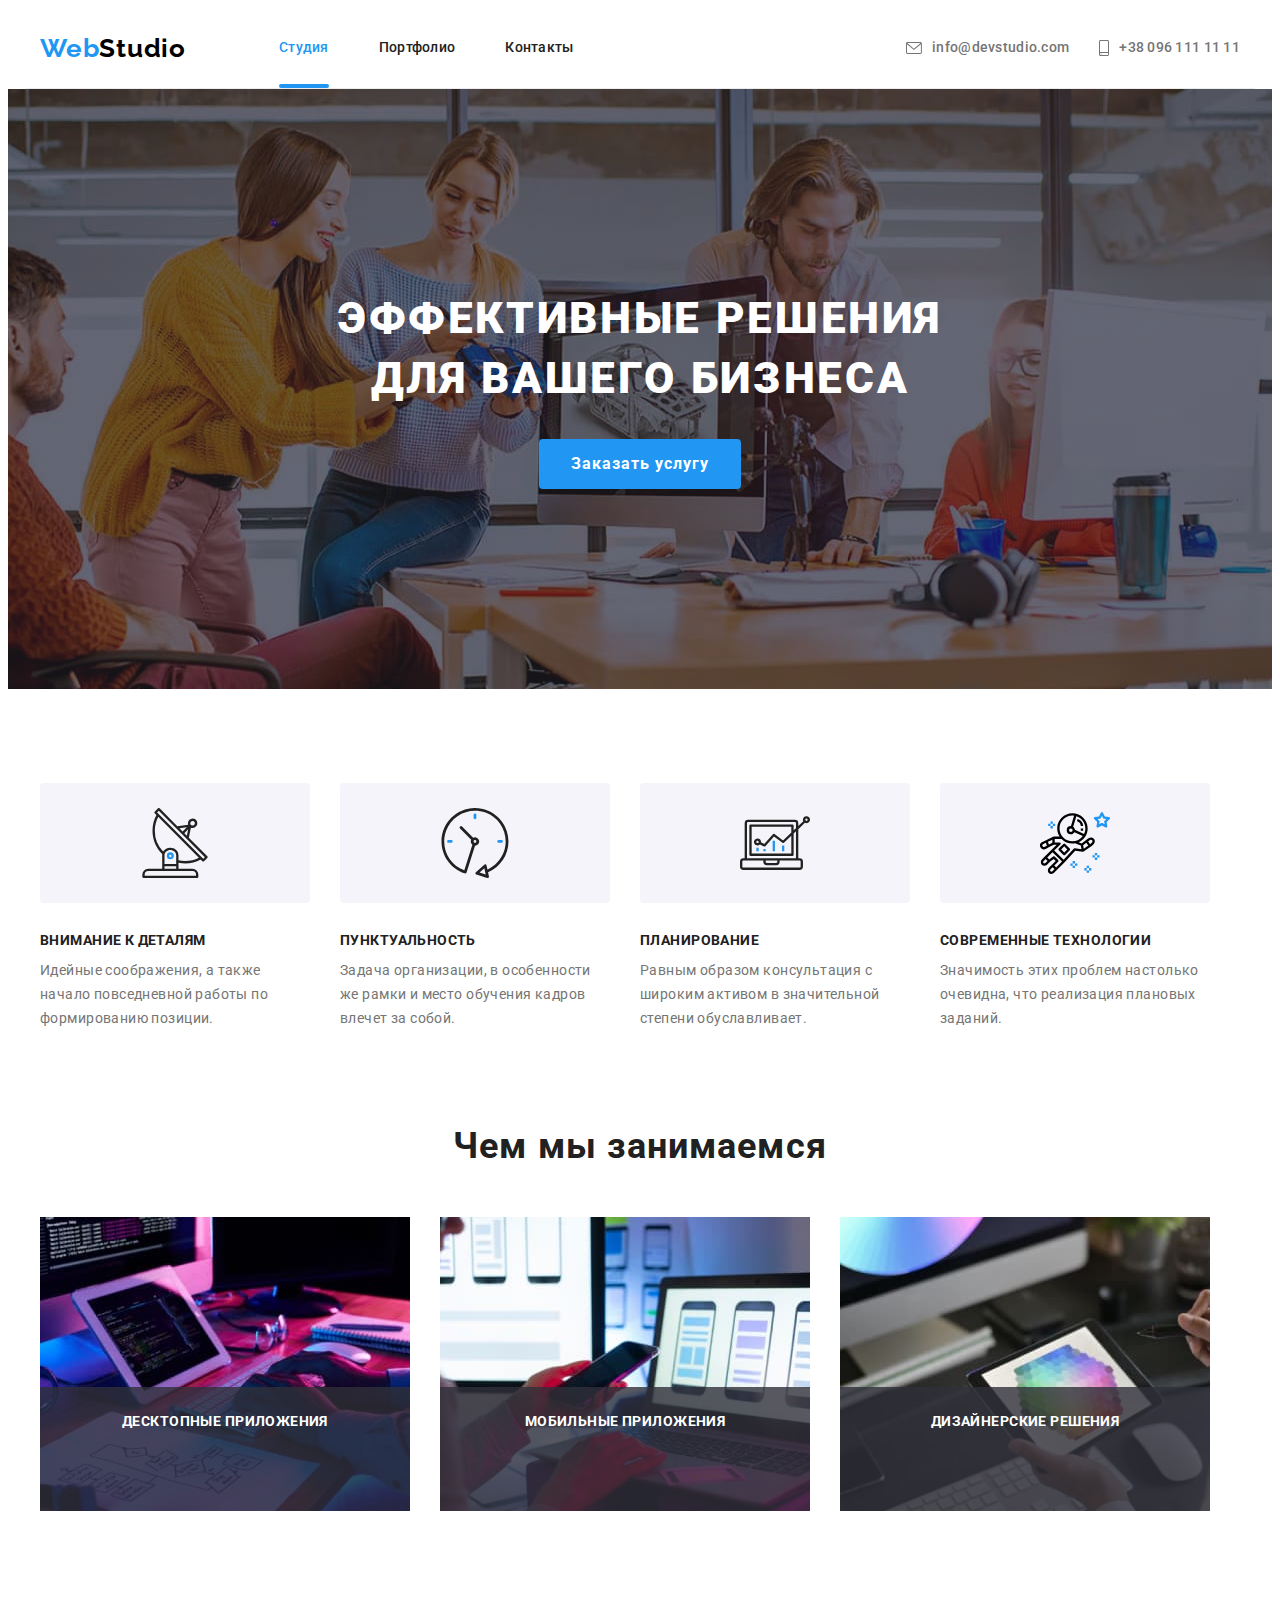
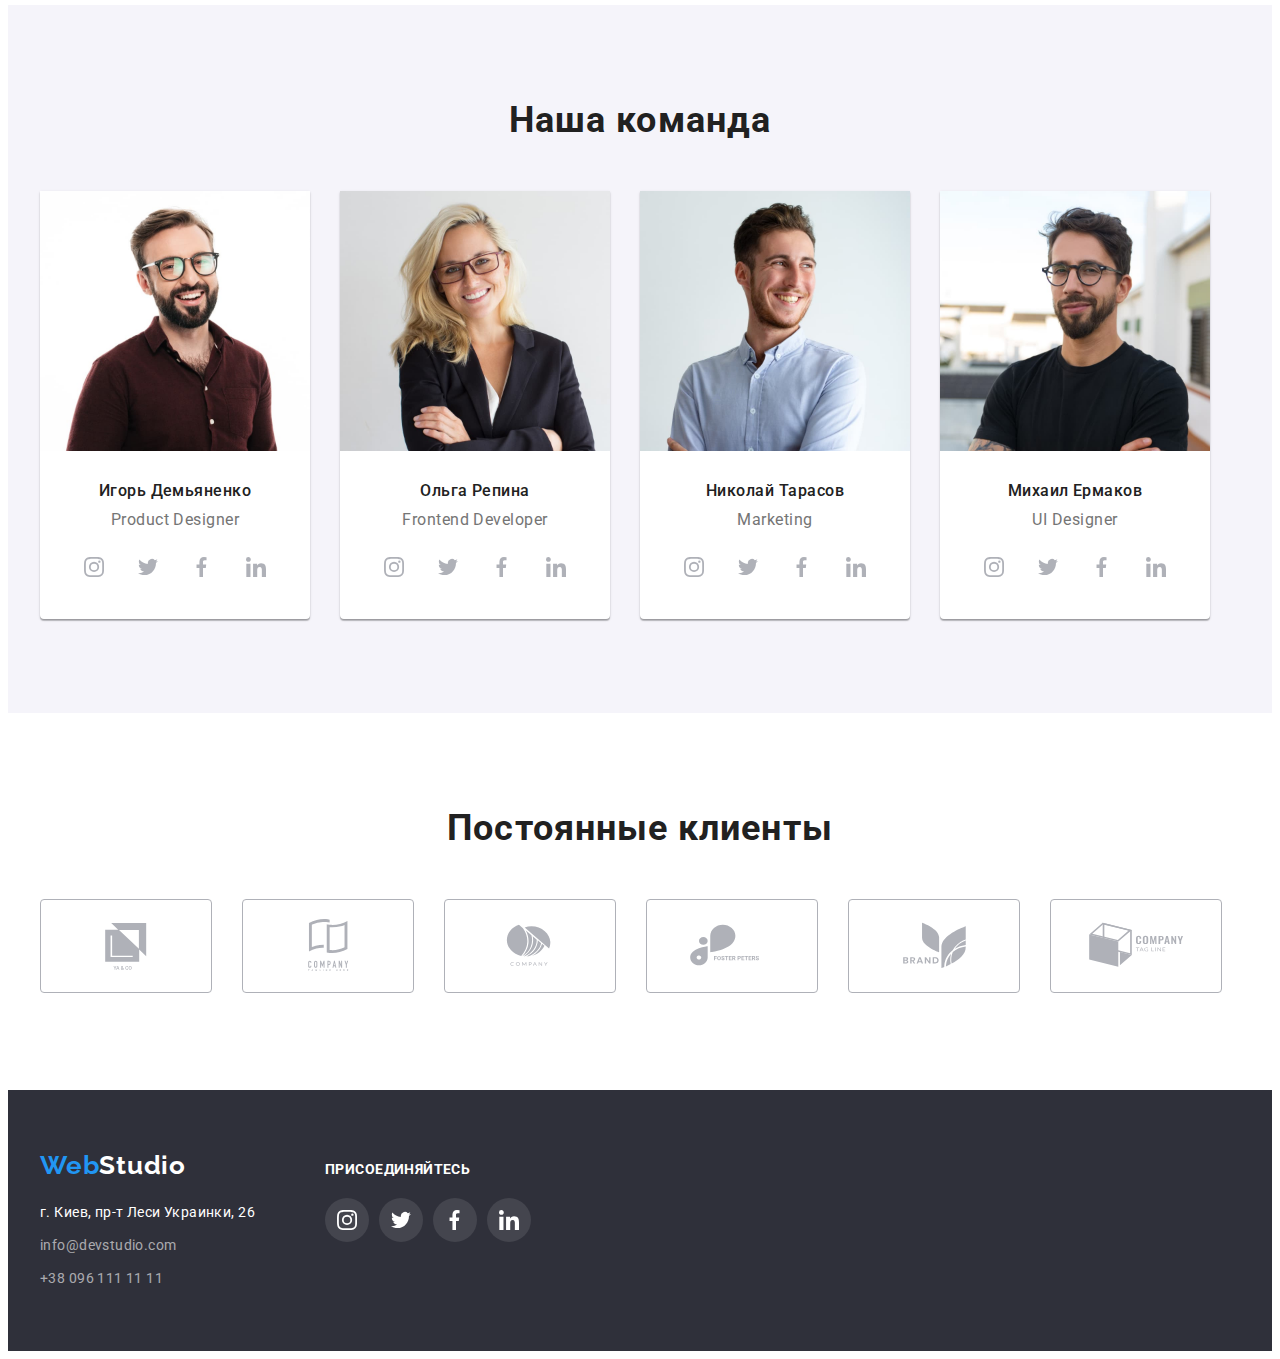
<file: index.html>
<!DOCTYPE html>
<html lang="ru">
<head>
    <meta charset="UTF-8">
    <meta http-equiv="X-UA-Compatible" content="IE=edge">
    <meta name="viewport" content="width=device-width, initial-scale=1.0">
    <title>WebStudio</title>
    <link rel="preconnect" href="https://fonts.googleapis.com">
    <link rel="preconnect" href="https://fonts.gstatic.com" crossorigin>
    <link href="https://fonts.googleapis.com/css2?family=Montserrat&family=Raleway:wght@700&family=Roboto:wght@400;500;700;900&display=swap" rel="stylesheet">
    <link rel="stylesheet" 
    href="https://cdnjs.cloudflare.com/ajax/libs/modern-normalize/1.1.0/modern-normalize.min.css" integrity="sha512-wpPYUAdjBVSE4KJnH1VR1HeZfpl1ub8YT/NKx4PuQ5NmX2tKuGu6U/JRp5y+Y8XG2tV+wKQpNHVUX03MfMFn9Q==" 
    crossorigin="anonymous" 
    referrerpolicy="no-referrer" />
    <link rel="stylesheet" href="./css/styles.css">
</head>
<body>
    <header class="header">
        <div class="conteiner">
            <nav class="header-nav">
                <a href="./index.html" class="logo-up link">Web<span class="logo-up-">Studio</span> </a>
                <ul class="header-list list">
                    <li class="header-item"><a href="./index.html" class="header-link down-hover current link">Студия</a></li>
                    <li class="header-item"><a href="./portfolio.html" class="header-link link">Портфолио</a></li>
                    <li class="header-item"><a href="" class="header-link link">Контакты</a></li>
                </ul>
            </nav>
            <ul class="header-contact list">
                <li class="header-item-mail">  
                    <a href="mailto:info@devstudio.com" class="header-mail link">
                        <svg class="icon-mail">
                            <use href="./images/iconsall1.svg#icon-mail"></use>
                        </svg>info@devstudio.com
                    </a>
                </li>
                <li class="header-item-tel">
                    <a href="tel:+380961111111" class="header-tel link">
                        <svg class="icon-smartphone">
                            <use href="./images/iconsall1.svg#icon-smartphone"></use>
                        </svg>+38 096 111 11 11
                    </a>
                </li>
            </ul>
        </div> 
    </header>
    <main>
        <section class="section hero">
            <div class="conteiner">
                <h1 class="hero-text">Эффективные решения для вашего бизнеса</h1>
                <button class="hero-btn" data-modal-open type="button">Заказать услугу</button>
            </div>
        </section>
        <section class="section benefits">
            <div class="conteiner">
                <h2 class="benefits-title-novisual">Преимущества</h2>
                <ul class="benefits-list list">
                    <li class="benefits-item">
                        <div class="group-size">
                            <svg class="group">
                                <use href="./images/iconsall1.svg#icon-group-1"></use>
                            </svg>
                        </div>
                        <h3 class="benefis-title-">Внимание к деталям</h3>
                        <p class="benefits-text">Идейные соображения, а также начало повседневной работы по формированию позиции.</p>
                    </li>
                    <li class="benefits-item">
                        <div class="group-size">
                            <svg class="group">
                                <use href="./images/iconsall1.svg#icon-group-2"></use>
                            </svg>
                        </div>
                        <h3 class="benefis-title-">Пунктуальность</h3>
                        <p class="benefits-text">Задача организации, в особенности же рамки и место обучения кадров влечет за собой.</p> 
                    </li>
                    <li class="benefits-item">
                        <div class="group-size">
                            <svg class="group">
                                <use href="./images/iconsall1.svg#icon-group-3"></use>
                            </svg>
                        </div>
                        <h3 class="benefis-title-">Планирование</h3>
                        <p class="benefits-text">Равным образом консультация с широким активом в значительной степени обуславливает.</p>
                    </li>
                    <li class="benefits-item">
                        <div class="group-size">
                            <svg class="group">
                                <use href="./images/iconsall1.svg#icon-group-4"></use>
                            </svg>
                        </div>
                        <h3 class="benefis-title-">Современные технологии</h3>
                        <p class="benefits-text">Значимость этих проблем настолько очевидна, что реализация плановых заданий.</p>
                    </li>
                </ul>
            </div>
        </section>
        <section class="section about">
            <div class="conteiner">
                <h2 class="about-title">Чем мы занимаемся</h2>
                <ul class="about-list list">
                    <li class="about-item">
                            <div class="about-card">    
                                <img class="about-img" src="./images/img1.jpg" alt="работает за компьютером" width="370">
                                <p class="about-text">Десктопные приложения</p>
                            </div>
                    </li>
                    <li class="about-item">
                            <div class="about-card">
                                <img class="about-img" src="./images/img2.jpg" alt="работает за ноутбуком" width="370">    
                                <p class="about-text">Мобильные приложения</p>
                            </div>
                    </li>
                    <li class="about-item">
                            <div class="about-card">    
                                <img class="about-img" src="./images/img3.jpg" alt="работает на планшете" width="370">
                                <p class="about-text">Дизайнерские решения</p>
                            </div>
                    </li>
                </ul>
            </div>
        </section>
        <section class="section team">
            <div class="conteiner">
                <h2 class="team-title">Наша команда</h2>
                <ul class="team-list list">
                    <li class="team-item">
                        <img class="team-img" src="./images/foto1.jpg" alt="Фото члена команды Игорь Демьяненко" width="270">
                        <div class="team-people">
                            <h3 class="team-name">Игорь Демьяненко</h3>
                            <p class="team-position">Product Designer</p>
                            <div>
                                <ul class="team-soc-list list">
                                    <li class="team-soc-item">
                                        <a href="" class="team-soc-link">
                                            <svg class="team-soc-icon">
                                                <use href="./images/iconsall1.svg#icon-instagram-2"></use>
                                            </svg>
                                        </a>
                                    </li>
                                    <li class="team-soc-item">
                                        <a href="" class="team-soc-link">
                                            <svg class="team-soc-icon">
                                                <use href="./images/iconsall1.svg#icon-twitter-1"></use>
                                            </svg>
                                        </a>
                                    </li>
                                    <li class="team-soc-item">
                                        <a href="" class="team-soc-link">
                                            <svg class="team-soc-icon">
                                                <use href="./images/iconsall1.svg#icon-fecebook"></use>
                                            </svg>
                                        </a>
                                    </li>
                                    <li class="team-soc-item">
                                        <a href="" class="team-soc-link">
                                            <svg class="team-soc-icon">
                                                <use href="./images/iconsall1.svg#icon-linkedin-1"></use>
                                            </svg>
                                        </a>
                                    </li>
                                </ul>
                            </div>
                        </div>
                    </li>
                    <li class="team-item">
                        <img class="team-img" src="./images/foto2.jpg" alt="Фото члена команды Ольга Репина" width="270">
                        <div class="team-people">
                            <h3 class="team-name">Ольга Репина</h3>
                            <p class="team-position">Frontend Developer</p>
                            <div>
                                <ul class="team-soc-list list">
                                    <li class="team-soc-item">
                                        <a href="" class="team-soc-link">
                                            <svg class="team-soc-icon">
                                                <use href="./images/iconsall1.svg#icon-instagram-2"></use>
                                            </svg>
                                        </a>
                                    </li>
                                    <li class="team-soc-item">
                                        <a href="" class="team-soc-link">
                                            <svg class="team-soc-icon">
                                                <use href="./images/iconsall1.svg#icon-twitter-1"></use>
                                            </svg>
                                        </a>
                                    </li>
                                    <li class="team-soc-item">
                                        <a href="" class="team-soc-link">
                                            <svg class="team-soc-icon">
                                                <use href="./images/iconsall1.svg#icon-fecebook"></use>
                                            </svg>
                                        </a>
                                    </li>
                                    <li class="team-soc-item">
                                        <a href="" class="team-soc-link">
                                            <svg class="team-soc-icon">
                                                <use href="./images/iconsall1.svg#icon-linkedin-1"></use>
                                            </svg>
                                        </a>
                                    </li>
                                </ul>
                            </div>
                        </div> 
                    </li>
                    <li class="team-item">
                        <img class="team-img" src="./images/foto3.jpg" alt="Фото члена команды Николай Тарасов" width="270">
                        <div class="team-people">
                            <h3 class="team-name">Николай Тарасов</h3>
                            <p class="team-position">Marketing</p>
                            <div>
                                <ul class="team-soc-list list">
                                    <li class="team-soc-item">
                                        <a href="" class="team-soc-link">
                                            <svg class="team-soc-icon">
                                                <use href="./images/iconsall1.svg#icon-instagram-2"></use>
                                            </svg>
                                        </a>
                                    </li>
                                    <li class="team-soc-item">
                                        <a href="" class="team-soc-link">
                                            <svg class="team-soc-icon">
                                                <use href="./images/iconsall1.svg#icon-twitter-1"></use>
                                            </svg>
                                        </a>
                                    </li>
                                    <li class="team-soc-item">
                                        <a href="" class="team-soc-link">
                                            <svg class="team-soc-icon">
                                                <use href="./images/iconsall1.svg#icon-fecebook"></use>
                                            </svg>
                                        </a>
                                    </li>
                                    <li class="team-soc-item">
                                        <a href="" class="team-soc-link">
                                            <svg class="team-soc-icon">
                                                <use href="./images/iconsall1.svg#icon-linkedin-1"></use>
                                            </svg>
                                        </a>
                                    </li>
                                </ul>
                            </div>
                        </div>
                    </li>
                    <li class="team-item">
                        <img class="team-img" src="./images/foto4.jpg" alt="Фото члена команды Михаил Ермаков" width="270">
                        <div class="team-people">
                            <h3 class="team-name">Михаил Ермаков</h3>
                            <p class="team-position">UI Designer</p>
                            <div>
                                <ul class="team-soc-list list">
                                    <li class="team-soc-item">
                                        <a href="" class="team-soc-link">
                                            <svg class="team-soc-icon">
                                                <use href="./images/iconsall1.svg#icon-instagram-2"></use>
                                            </svg>
                                        </a>
                                    </li>
                                    <li class="team-soc-item">
                                        <a href="" class="team-soc-link">
                                            <svg class="team-soc-icon">
                                                <use href="./images/iconsall1.svg#icon-twitter-1"></use>
                                            </svg>
                                        </a>
                                    </li>
                                    <li class="team-soc-item">
                                        <a href="" class="team-soc-link">
                                            <svg class="team-soc-icon">
                                                <use href="./images/iconsall1.svg#icon-fecebook"></use>
                                            </svg>
                                        </a>
                                    </li>
                                    <li class="team-soc-item">
                                        <a href="" class="team-soc-link">
                                            <svg class="team-soc-icon">
                                                <use href="./images/iconsall1.svg#icon-linkedin-1"></use>
                                            </svg>
                                        </a>
                                    </li>
                                </ul>
                            </div>
                        </div>
                    </li>
                </ul>
            </div>        
        </section>
        <section class="section our-clients">
            <div class="conteiner">
                <h2 class="our-clients-title">Постоянные клиенты</h2>
                <ul class="our-clients-list list">
                    <li class="our-clients-item">
                        <svg class="icon-our-clients">
                            <use href="./images/iconsall1.svg#icon-client1"></use>
                        </svg>
                    </li>
                    <li class="our-clients-item">
                        <svg class="icon-our-clients">
                            <use href="./images/iconsall1.svg#icon-client2"></use>
                        </svg>
                    </li>
                    <li class="our-clients-item">
                        <svg class="icon-our-clients">
                            <use href="./images/iconsall1.svg#icon-client3"></use>
                        </svg>
                    </li>
                    <li class="our-clients-item">
                        <svg class="icon-our-clients">
                            <use href="./images/iconsall1.svg#icon-client4"></use>
                        </svg>
                    </li>
                    <li class="our-clients-item">
                        <svg class="icon-our-clients">
                            <use href="./images/iconsall1.svg#icon-client5"></use>
                        </svg>
                    </li>
                    <li class="our-clients-item">
                        <svg class="icon-our-clients">
                            <use href="./images/iconsall1.svg#icon-client6"></use>
                        </svg>
                    </li>
                </ul>
            </div>        
        </section>
    </main>
    <footer class="footer">
        <div class="conteiner">
            <div class="footer-cont">
                <div class="footer-adres">
                    <a href="./index.html" class="logo-down link">Web<span class="logo-down- link">Studio</span> </a>
                    <address class="footer-adress">
                        <ul class="footer-list list">
                            <li class="footer-item"><a class="footer-map link" href="https://goo.gl/maps/w3MeTp12ANDEHvQ4A" target="_blank" rel="noopener noindex nofollow">г. Киев, пр-т Леси Украинки, 26</a></li> 
                            <li class="footer-item"><a class="footer-mail link" href="mailto:info@devstudio.com">info@devstudio.com</a></li>
                            <li class="footer-item"><a class="footer-tel link" href="tel:+380961111111">+38 096 111 11 11</a></li>
                        </ul>
                    </address>
                </div>
                <div class="footer-join">
                    <h3 class="footer-title">присоединяйтесь</h3>
                    <ul class="footer-soc-list list">
                        <li class="footer-soc-item">
                            <a href="" class="footer-soc-link">
                                <svg class="footer-soc-icon">
                                    <use href="./images/iconsall1.svg#icon-instagram-2"></use>
                                </svg>
                            </a>
                        </li>
                        <li class="footer-soc-item">
                            <a href="" class="footer-soc-link">
                                <svg class="footer-soc-icon">
                                    <use href="./images/iconsall1.svg#icon-twitter-1"></use>
                                </svg>
                            </a>
                        </li>
                        <li class="footer-soc-item">
                            <a href="" class="footer-soc-link">
                                <svg class="footer-soc-icon">
                                    <use href="./images/iconsall1.svg#icon-fecebook"></use>
                                </svg>
                            </a>
                        </li>
                        <li class="footer-soc-item">
                            <a href="" class="footer-soc-link">
                                <svg class="footer-soc-icon">
                                    <use href="./images/iconsall1.svg#icon-linkedin-1"></use>
                                </svg>
                            </a>
                        </li>
                    </ul>
                </div>
            </div>
        </div>
    </footer>
    <div class="backdrop is-hidden" data-modal>
        <div class="modal">
            <button class="button-close" data-modal-close type="">
                <svg class="icon-close">
                    <use href="./images/iconsall1.svg#icon-close"></use>
                </svg>
            </button>
        </div>
    </div>
    <script src="./js/modal.js"></script>   
</body>
</html>
</file>
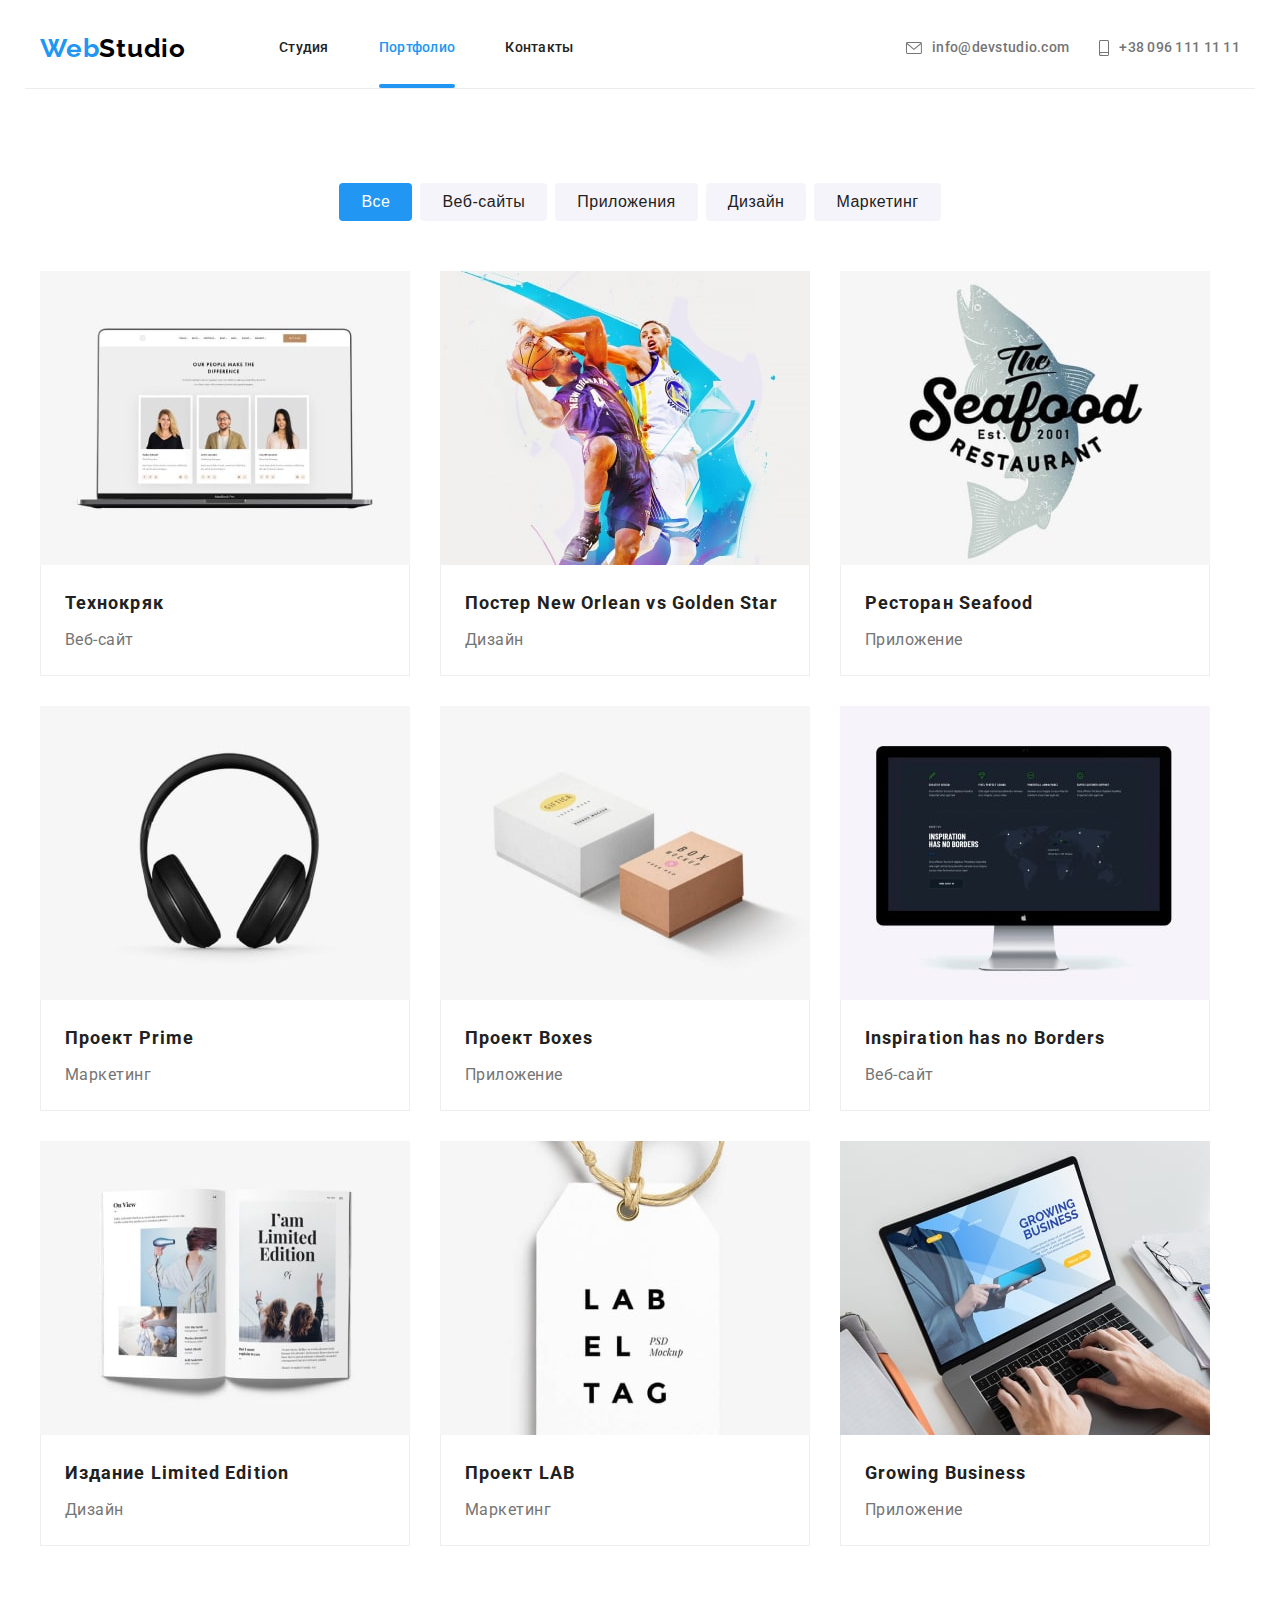
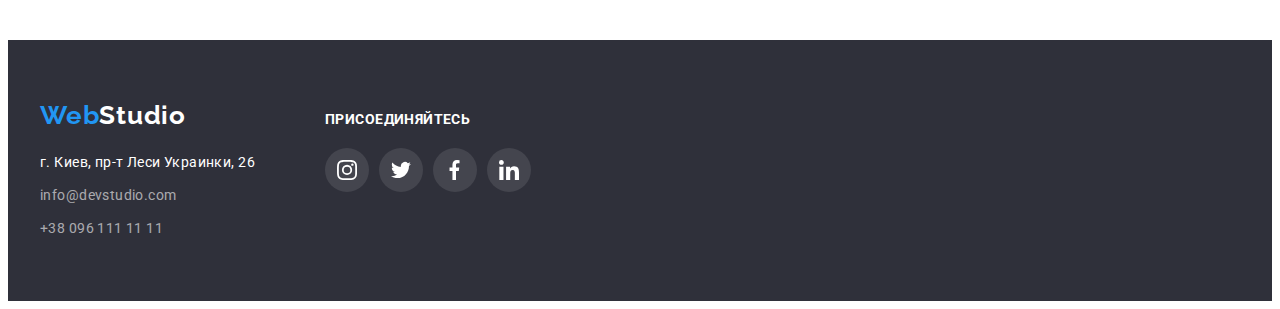
<file: portfolio.html>
<!DOCTYPE html>
<html lang="ru">
<head>
    <meta charset="UTF-8">
    <meta http-equiv="X-UA-Compatible" content="IE=edge">
    <meta name="viewport" content="width=device-width, initial-scale=1.0">
    <title>WebStudio</title>
    <link rel="preconnect" href="https://fonts.googleapis.com">
    <link rel="preconnect" href="https://fonts.gstatic.com" crossorigin>
    <link href="https://fonts.googleapis.com/css2?family=Montserrat&family=Raleway:wght@700&family=Roboto:wght@400;500;700;900&display=swap" rel="stylesheet">
    <link rel="stylesheet" 
    href="https://cdnjs.cloudflare.com/ajax/libs/modern-normalize/1.1.0/modern-normalize.min.css" integrity="sha512-wpPYUAdjBVSE4KJnH1VR1HeZfpl1ub8YT/NKx4PuQ5NmX2tKuGu6U/JRp5y+Y8XG2tV+wKQpNHVUX03MfMFn9Q==" 
    crossorigin="anonymous" 
    referrerpolicy="no-referrer" />
    <link rel="stylesheet" href="./css/styles.css">
</head>
<body>
    <header class="header">
        <div class="conteiner">
            <nav class="header-nav">
                <a href="./index.html" class="logo-up link">Web<span class="logo-up-">Studio</span> </a>
                <ul class="header-list list">
                    <li class="header-item"><a href="./index.html" class="header-link link">Студия</a></li>
                    <li class="header-item"><a href="" class="header-link down-hover current link">Портфолио</a></li>
                    <li class="header-item"><a href="" class="header-link link">Контакты</a></li>
                </ul>
            </nav>
            <ul class="header-contact list">
                <li class="header-item-mail">
                    <a href="mailto:info@devstudio.com" class="header-mail link">
                        <svg class="icon-mail">
                            <use href="./images/iconsall1.svg#icon-mail"></use>
                        </svg>info@devstudio.com
                    </a>
                </li>
                <li class="header-item-tel">
                    <a href="tel:+380961111111" class="header-tel link">
                        <svg class="icon-smartphone">
                            <use href="./images/iconsall1.svg#icon-smartphone"></use>
                        </svg>+38 096 111 11 11
                    </a>
                </li>
            </ul>
        </div> 
    </header>
    <main>
        <section class="section portfolio">
            <div class="conteiner">
                <h1 class="portfolio-name-novisual">Портфолио</h1>
                <ul class="choice-list list">
                    <li class="choice-item">
                        <button class="choice-btn current" type="button">Все</button>
                    </li>
                    <li class="choice-item">
                        <button class="choice-btn" type="button">Веб-сайты</button>
                    </li>
                    <li class="choice-item">
                        <button class="choice-btn" type="button">Приложения</button>
                    </li>
                    <li class="choice-item">
                        <button class="choice-btn" type="button">Дизайн</button>
                    </li>
                    <li class="choice-item">
                        <button class="choice-btn" type="button">Маркетинг</button>
                    </li>
                </ul>

                <ul class="portfolio-list link list">
                    <li class="portfolio-item">
                        <a class="portfolio-link link" href="">
                            <div class="portfolio-wrap">
                                <img class="portfolio-img" src="./images/foto-portf-1.jpg" alt="Фото технокряк" width="370" height="294">
                                <div class="card-background">
                                    <p class="card-text">Ресурс предлагает комплексные предложения с разным уровнем функционала и сервисов. Все это позволит посетителю получить исчерпывающие сведения о компании или частном лице.</p>
                                </div>
                            </div>
                            <div class="portfolio-site">
                                <h3 class="portfolio-title">Технокряк</h3>
                                <p class="portfolio-text">Веб-сайт</p>
                            </div>
                        </a>
                    </li>
                    <li class="portfolio-item">
                        <a class="portfolio-link link" href="">
                            <div class="portfolio-wrap">
                                <img class="portfolio-img" src="./images/foto-portf-2.jpg" alt="Фото технокряк" width="370" height="294">
                                <div class="card-background">
                                    <p class="card-text">Ресурс предлагает комплексные предложения с разным уровнем функционала и сервисов. Все это позволит посетителю получить исчерпывающие сведения о компании или частном лице.</p>
                                </div>
                            </div>
                            <div class="portfolio-site">
                                <h3 class="portfolio-title">Постер New Orlean vs Golden Star</h3>
                                <p class="portfolio-text">Дизайн</p>
                            </div>
                        </a>
                    </li>
                    <li class="portfolio-item">
                        <a class="portfolio-link link" href="">
                            <div class="portfolio-wrap">
                                <img class="portfolio-img" src="./images/foto-portf-4.jpg" alt="Фото технокряк" width="370" height="294">
                                <div class="card-background">
                                    <p class="card-text">Ресурс предлагает комплексные предложения с разным уровнем функционала и сервисов. Все это позволит посетителю получить исчерпывающие сведения о компании или частном лице.</p>
                                </div>
                            </div>
                            <div class="portfolio-site">
                                <h3 class="portfolio-title">Ресторан Seafood</h3>
                                <p class="portfolio-text">Приложение</p>
                            </div>
                        </a>
                    </li>
                    <li class="portfolio-item">
                        <a class="portfolio-link link" href="">
                            <div class="portfolio-wrap">
                                <img class="portfolio-img" src="./images/foto-portf-3.jpg" alt="Фото технокряк" width="370" height="294">
                                <div class="card-background">
                                    <p class="card-text">Ресурс предлагает комплексные предложения с разным уровнем функционала и сервисов. Все это позволит посетителю получить исчерпывающие сведения о компании или частном лице.</p>
                                </div>
                            </div>
                            <div class="portfolio-site">
                                <h3 class="portfolio-title">Проект Prime</h3>
                                <p class="portfolio-text">Маркетинг</p>
                            </div>
                        </a>
                    </li>
                    <li class="portfolio-item">
                        <a class="portfolio-link link" href="">
                            <div class="portfolio-wrap">
                                <img class="portfolio-img" src="./images/foto-portf-5.jpg" alt="Фото технокряк" width="370" height="294">
                                <div class="card-background">
                                    <p class="card-text">Ресурс предлагает комплексные предложения с разным уровнем функционала и сервисов. Все это позволит посетителю получить исчерпывающие сведения о компании или частном лице.</p>
                                </div>
                            </div>
                            <div class="portfolio-site">
                                <h3 class="portfolio-title">Проект Boxes</h3>
                                <p class="portfolio-text">Приложение</p>
                            </div>
                        </a>
                    </li>
                    <li class="portfolio-item">
                        <a class="portfolio-link link" href="">
                            <div class="portfolio-wrap">
                                <img class="portfolio-img" src="./images/foto-portf-6.jpg" alt="Фото технокряк" width="370" height="294">
                                <div class="card-background">
                                    <p class="card-text">Ресурс предлагает комплексные предложения с разным уровнем функционала и сервисов. Все это позволит посетителю получить исчерпывающие сведения о компании или частном лице.</p>
                                </div>
                            </div>
                            <div class="portfolio-site">
                                <h3 class="portfolio-title">Inspiration has no Borders</h3>
                                <p class="portfolio-text">Веб-сайт</p>
                            </div>
                        </a>
                    </li>
                    <li class="portfolio-item">
                        <a class="portfolio-link link" href="">
                            <div class="portfolio-wrap">
                                <img class="portfolio-img" src="./images/foto-portf-7.jpg" alt="Фото технокряк" width="370" height="294">
                                <div class="card-background">
                                    <p class="card-text">Ресурс предлагает комплексные предложения с разным уровнем функционала и сервисов. Все это позволит посетителю получить исчерпывающие сведения о компании или частном лице.</p>
                                </div>
                            </div>
                            <div class="portfolio-site">
                                <h3 class="portfolio-title">Издание Limited Edition</h3>
                                <p class="portfolio-text">Дизайн</p>
                            </div>
                        </a>
                    </li>
                    <li class="portfolio-item">
                        <a class="portfolio-link link" href="">
                            <div class="portfolio-wrap">
                                <img class="portfolio-img" src="./images/foto-portf-8.jpg" alt="Фото технокряк" width="370" height="294">
                                <div class="card-background">
                                    <p class="card-text">Ресурс предлагает комплексные предложения с разным уровнем функционала и сервисов. Все это позволит посетителю получить исчерпывающие сведения о компании или частном лице.</p>
                                </div>
                            </div>
                            <div class="portfolio-site">
                                <h3 class="portfolio-title">Проект LAB</h3>
                                <p class="portfolio-text">Маркетинг</p>
                            </div>
                        </a>
                    </li>
                    <li class="portfolio-item">
                        <a class="portfolio-link link" href="">
                            <div class="portfolio-wrap">
                                <img class="portfolio-img" src="./images/foto-portf-9.jpg" alt="Фото технокряк" width="370" height="294">
                                <div class="card-background">
                                    <p class="card-text">Ресурс предлагает комплексные предложения с разным уровнем функционала и сервисов. Все это позволит посетителю получить исчерпывающие сведения о компании или частном лице.</p>
                                </div>
                            </div>
                            <div class="portfolio-site">
                                <h3 class="portfolio-title">Growing Business</h3>
                                <p class="portfolio-text">Приложение</p>
                            </div>
                        </a>
                    </li>
                </ul>
            </div>
        </section>
    </main>
    <footer class="footer">
        <div class="conteiner">
            <div class="footer-cont">
                <div class="footer-adres">
                    <a href="./index.html" class="logo-down link">Web<span class="logo-down- link">Studio</span> </a>
                    <address class="footer-adress">
                        <ul class="footer-list list">
                            <li class="footer-item"><a class="footer-map link" href="https://goo.gl/maps/w3MeTp12ANDEHvQ4A" target="_blank" rel="noopener noindex nofollow">г. Киев, пр-т Леси Украинки, 26</a></li> 
                            <li class="footer-item"><a class="footer-mail link" href="mailto:info@devstudio.com">info@devstudio.com</a></li>
                            <li class="footer-item"><a class="footer-tel link" href="tel:+380961111111">+38 096 111 11 11</a></li>
                        </ul>
                    </address>
                </div>
                <div class="footer-join">
                    <h3 class="footer-title">присоединяйтесь</h3>
                    <ul class="footer-soc-list list">
                        <li class="footer-soc-item">
                            <a href="" class="footer-soc-link">
                                <svg class="footer-soc-icon">
                                    <use href="./images/iconsall1.svg#icon-instagram-2"></use>
                                </svg>
                            </a>
                        </li>
                        <li class="footer-soc-item">
                            <a href="" class="footer-soc-link">
                                <svg class="footer-soc-icon">
                                    <use href="./images/iconsall1.svg#icon-twitter-1"></use>
                                </svg>
                            </a>
                        </li>
                        <li class="footer-soc-item">
                            <a href="" class="footer-soc-link">
                                <svg class="footer-soc-icon">
                                    <use href="./images/iconsall1.svg#icon-fecebook"></use>
                                </svg>
                            </a>
                        </li>
                        <li class="footer-soc-item">
                            <a href="" class="footer-soc-link">
                                <svg class="footer-soc-icon">
                                    <use href="./images/iconsall1.svg#icon-linkedin-1"></use>
                                </svg>
                            </a>
                        </li>
                    </ul>
                </div>
            </div>
        </div>
    </footer>
</body>
</html>
</file>
<file: css/styles.css>
:root {
    --secondery-text-color: #212121;
    --accent-color: #2196F3;
    --primary-text-color: #757575;
    --primary-white-color: #FFFFFF;
    --icon-primary: #AFB1B8;
    --timing-anim: 250ms cubic-bezier(0.4, 0, 0.2, 1);
}
body {
    font-size: 14px;
    font-family: 'roboto', sans-serif;
    letter-spacing: 0.03em;
    color: var(--primary-text-color);
    background-color: var(--primary-white-color);
}
p, h1, h2, h3, h4, h5 {
    margin: 0;
}
ul {
    margin: 0;
    padding-left: 0;
}
button {
cursor: pointer;
}
.conteiner {
    width: 1200px;
    padding-left: 15px;
    padding-right: 15px;
    margin-left: auto;
    margin-right: auto;
}
.link {
    text-decoration: none;
}
.list {
    list-style: none;
}
.section {
    padding-top: 94px;
    padding-bottom: 94px;
}
.logo-up {
    font-family: 'Raleway';
    font-weight: 700;
    font-size: 26px;
    line-height: 1.19;
    letter-spacing: 0.03em;
    color: var(--accent-color);
    margin-right: 93px;
}
.logo-down {
    font-family: 'Raleway';
    font-weight: 700;
    font-size: 26px;
    line-height: 1.19;
    letter-spacing: 0.03em;
    color: var(--accent-color);
    display: inline-block;
    margin-bottom: 20px;
}
.logo-up- {
    color: #000000;
}
.logo-down- {
    color: #FFFFFF;
}
.header-nav {
display: flex;
align-items: center;
}
.header-item:not(:last-child) {
    margin-right: 50px;
}
.header-mail,
.header-tel,
.header-link {
    font-weight: 500;
    font-size: 14px;
    line-height: 1.14;
    letter-spacing: 0.02em;
    color: var(--secondery-text-color);
    padding: 32px 0;
    display: inline-block;
    transition: color var(--timing-anim);
}
.down-hover {
    position: relative;
}
.down-hover::after {
    content: "";
    display: block;
    width: 100%;
    height: 4px;
    border-radius: 2px;
    background: #2196F3;
    position: absolute;
    left: 0;
    bottom: 0;
}
.header-item-mail:not(:last-child) {
    margin-right: 30px;
}
.icon-mail {
    width: 16px;
    height: 12px;
    margin-right: 10px;
    fill: currentColor;
}
.header-mail {
    display: flex;
    align-items: center;
    cursor: pointer;
}
.icon-smartphone {
    width: 10px;
    height: 16px;
    margin-right: 10px;
    fill: currentColor;
}
.header-tel {
    display: flex;
    align-items: center;
    cursor: pointer;
}
.header-mail:hover,
.header-mail:focus,
.header-tel:hover,
.header-tel:focus,
.header-link:hover,
.header-link:focus {
    color: var(--accent-color);
    fill: currentColor;
}
.header-tel {
    margin-left: auto; 
}
.header .conteiner {
    display: flex;
    align-items: center;
}
.header .conteiner {
    border-bottom: 1px solid #ECECEC;
}
.header-list {
    display: flex;
    align-items: center;
}
.header-contact {
    display: flex;
    align-items: center;
    margin-left: auto;
}
.header-mail,
.header-tel {
    color: var(--primary-text-color);
}
.hero {
    background-color: #2F303A; 
    background-image: linear-gradient(rgba(47, 48, 58, 0.4), rgba(47, 48, 58, 0.4)), url(../images/header.jpg);
    background-size: cover;
    background-repeat: no-repeat;
    background-position: center;
    max-width: 1600px;
    text-align: center;
    padding: 200px 0;
    margin-left: auto;
    margin-right: auto;
}
.hero-text{
    font-weight: 900;
    font-size: 44px;
    line-height: 1.36;
    letter-spacing: 0.06em;
    text-transform: uppercase;
    color: var(--primary-white-color);
    margin-bottom: 30px;
    width: 696px;
    margin-left: auto;
    margin-right: auto;
}
.hero-btn {
    display: inline-block;
    font-family: inherit;
    font-weight: 700;
    font-size: 16px;
    line-height: 1.88;
    letter-spacing: 0.06em;
    color: var(--primary-white-color);
    background-color: var(--accent-color);
    border-radius: 4px;
    border: none;
    padding: 10px 32px;
}
.hero-btn:hover,
.hero-btn:focus {
    box-shadow: 0px 4px 4px rgba(0, 0, 0, 0.15);
}
.benefits-list {
    display: flex;
}
.benefits-item:not(:last-child) {
    margin-right: 30px;
}
.benefits-item {
    width: 270px;
}
.group {
    width: 70px;
    height: 70px;
}
.group-size {
    height: 120px;
    background: #F5F4FA;
    border-radius: 4px;
    margin-bottom: 30px;
    display: flex;
    align-items: center;
    justify-content: center;
}
.benefits-title, .about-title, .team-title, .our-clients-title {
    font-weight: 700;
    font-size: 36px;
    line-height: 1.17;
    text-align: center;
    letter-spacing: 0.03em;
    color: var(--secondery-text-color);
    margin-bottom: 50px;
}
.about {
    padding-top: 0;
}
.about-list {
    display: flex;
    align-items: center;
}
.about-item + .about-item, .team-item + .team-item {
    margin-left: 30px;
}
.about-item {
    position: relative;
}
.about-img {
    display: block;
}
.about-text {
    font-weight: 700;
    font-size: 14px;
    line-height: 1.14;
    letter-spacing: 0.03em;
    text-transform: uppercase;
    color: var(--primary-white-color);
    text-align: center;
    padding: 27px 0px;

    bottom: 0;
    width: 370px;
    height: 70px;
    background: rgba(47, 48, 58, 0.8);

    position: absolute;
}
.benefis-title- {
    font-weight: 700;
    font-size: 14px;
    line-height: 1.14;
    letter-spacing: 0.03em;
    text-transform: uppercase;
    color: var(--secondery-text-color);
    margin-bottom: 10px;
}
.benefits-title-novisual, .portfolio-name-novisual {
    position: absolute;
    white-space: nowrap;
    width: 1px;
    height: 1px;
    overflow: hidden;
    border: 0;
    padding: 0;
    clip: rect(0 0 0 0);
    clip-path: inset(50%);
    margin: -1px;
}
.benefits-text {
    font-weight: 400;
    font-size: 14px;
    line-height: 1.71;
    letter-spacing: 0.03em;
    color: var(--primary-text-color);
}
.team {
    background-color: #F5F4FA;
}
.team-list {
    display: flex;
}
.team-item {
    background-color: var(--primary-white-color);
    box-shadow: 0px 1px 3px rgba(0, 0, 0, 0.12), 0px 1px 1px rgba(0, 0, 0, 0.14), 0px 2px 1px rgba(0, 0, 0, 0.2);
    border-radius: 0px 0px 4px 4px;
}
.team-img {
    display: block;
}
.team-people {
    padding: 30px 32px;
}
.team-name {
    font-weight: 500;
    font-size: 16px;
    line-height: 1.19;
    text-align: center;
    letter-spacing: 0.03em;
    color: var(--secondery-text-color);
    margin-bottom: 10px;
}
.team-position {
    font-weight: 400;
    font-size: 16px;
    line-height: 1.19;
    text-align: center;
    letter-spacing: 0.03em;
    color: var(--primary-text-color);
    margin-bottom: 16px;
}
.team-soc-link {
    width: 44px;
    height: 44px;
    background-color: var(--primary-white-color);
    border-radius: 50%;
    display: flex;
    justify-content: center;
    align-items: center;
    transition: background-color var(--timing-anim);
}
.team-soc-icon {
    width: 20px;
    height: 20px;
    fill: var(--icon-primary);
    transition: fill var(--timing-anim);
}
.team-soc-link:hover, .team-soc-link:focus {
    background-color: var(--accent-color);
}
.team-soc-link:hover .team-soc-icon, .team-soc-link:focus .team-soc-icon {
    fill: var(--primary-white-color);
}
.team-soc-list {
    display: flex;
    justify-content: center;
}
.team-soc-item + .team-soc-item {
    margin-left: 10px;
}
.icon-our-clients {
    width: 172px;
    height: 94px;
    border: 1px solid #AFB1B8;
    box-sizing: border-box;
    border-radius: 4px;
    cursor: pointer;
    fill: var(--icon-primary);
    transition: fill var(--timing-anim), border var(--timing-anim);
}
.icon-our-clients:hover, 
.icon-our-clients:focus {
    fill: var(--accent-color);
    border: 1px solid var(--accent-color);    
}
.our-clients-item:not(:last-child) {
    margin-right: 30px;
}
.our-clients-list {
    display: flex;
}
.footer {
    background-color: #2F303A;
    padding: 60px 0;
}
.footer-adres {
    margin-right: 70px;
}
.footer-item:not(:last-child) {
    margin-bottom: 9px;
}
.footer-map {
    font-style: normal;
    font-weight: 400;
    font-size: 14px;
    line-height: 1.71;
    letter-spacing: 0.03em;
    color: var(--primary-white-color);
    margin-bottom: 9px;
}
.footer-mail,
.footer-tel {
    font-style: normal;
    font-weight: 400;
    font-size: 14px;
    line-height: 1.71;
    letter-spacing: 0.03em;
    color: rgba(255, 255, 255, 0.6);
    margin-bottom: 9px;
    transition: color var(--timing-anim);
}
.footer-mail:hover, .footer-tel:hover, .footer-mail:focus, .footer-tel:focus {
    color: var(--accent-color);
}
.footer-soc-icon {
    width: 20px;
    height: 20px;
    fill: var(--primary-white-color);
}
.footer-soc-link {
    width: 44px;
    height: 44px;
    background-color: rgba(255, 255, 255, 0.1);
    border-radius: 50%;
    display: flex;
    justify-content: center;
    align-items: center;
    transition: background-color var(--timing-anim);
}
.footer-soc-link:hover, .footer-soc-link:focus {
    background-color: var(--accent-color);
}
.footer-soc-list {
    display: flex;
}
.footer-soc-item + .footer-soc-item {
    margin-left: 10px;
}
.footer-title {
    font-weight: 700;
    font-size: 14px;
    line-height: 1.14;
    letter-spacing: 0.03em;
    text-transform: uppercase;
    color: #FFFFFF;
    margin-bottom: 20px;
}
.footer-cont {
    display: flex;
    align-items: baseline;
}
.choice-list {
    display: flex;
    justify-content: center;
    margin-bottom: 50px;
}
.choice-item:not(:last-child) {
    margin-right: 8px;
}
.choice-btn:hover,
.choice-btn:focus {
    box-shadow: 0px 3px 1px rgba(0, 0, 0, 0.1), 0px 1px 2px rgba(0, 0, 0, 0.08), 0px 2px 2px rgba(0, 0, 0, 0.12);
    border-radius: 4px;
}
.choice-btn {
    font-weight: 500;
    font-size: 16px;
    line-height: 1.63;
    text-align: center;
    letter-spacing: 0.03em;
    color: var(--secondery-text-color);
    background-color: #F5F4FA;
    padding: 6px 22px;
    border: none;
    border-radius: 4px;
    transition: background-color var(--timing-anim), color var(--timing-anim), box-shadow var(--timing-anim);
}
.choice-btn:hover,
.choice-btn:focus,
.choice-btn.current {
    color: var(--primary-white-color);
    background-color: var(--accent-color)
}
.portfolio-list {
    display: flex;
    flex-wrap: wrap;
}
.portfolio-item {
    transition: box-shadow var(--timing-anim);
}
.portfolio-item:hover,
.portfolio-item:focus {
    box-shadow: 0px 1px 1px rgba(0, 0, 0, 0.12), 0px 4px 4px rgba(0, 0, 0, 0.06), 1px 4px 6px rgba(0, 0, 0, 0.16);
}
.portfolio-item:not(:last-child) {
    margin-right: 30px;
    margin-bottom: 30px;
}
.portfolio-item:nth-child(3n) {
    margin-right: 0px;
}
.portfolio-item:nth-last-child(-n+3) {
    margin-bottom: 0px;
}
.portfolio-wrap {
    position: relative;
    overflow: hidden;
}
.card-background {
    width: 370px;
    height: 100%;
    background: rgba(33, 150, 243, 0.9);
    position: absolute;
    top: 0;
    transform: translateY(100%);
    transition: var(--timing-anim);
}
.card-text {
    font-weight: 400;
    font-size: 18px;
    line-height: 1.56;
    letter-spacing: 0.03em;
    color: #FFFFFF;
    padding: 63px 24px;
}
.portfolio-link:hover .card-background,
.portfolio-link:focus .card-background {
    transform: translateY(0%);
}
.portfolio-site {
    border-right: 1px solid #EEEEEE;
    border-bottom: 1px solid #EEEEEE;
    border-left: 1px solid #EEEEEE;
    padding: 20px 24px 20px 24px;   
}
.portfolio-title {
    font-weight: 700;
    font-size: 18px;
    line-height: 2;
    letter-spacing: 0.06em;
    color: var(--secondery-text-color);
    margin-bottom: 4px;
}
.portfolio-text {
    font-weight: 400;
    font-size: 16px;
    line-height: 1.88;
    letter-spacing: 0.03em;
    color: var(--primary-text-color);
}
.portfolio-img {
    display: block;
}
.current {
    color: var(--accent-color);
}
.backdrop {
    position: fixed;
    width: 100%;
    height: 100%;
    top: 0;
    background-color: rgba(0, 0, 0, 0.1);
    transition: var(--timing-anim);
}
.backdrop.is-hidden .modal {
    transform: translate(-50%, -50%) scale(0.5) skew(90deg, 45deg);
}
.modal {
    width: 528px;
    min-height: 581px;
    border-radius: 4px;
    background-color: var(--primary-white-color);
    position: absolute;
    top: 50%;
    left: 50%;
    transition: var(--timing-anim);
    transform: translate(-50%, -50%) scale(1) skew(0deg, 0deg);
}
.button-close {
    padding: 0;
    border: none;
    width: 30px;
    height: 30px;
    background-color: var(--primary-white-color);
    position: absolute;
    top: 8px;
    right: 8px;
}
.icon-close {
    width: 30px;
    height: 30px;
    stroke: rgba(0, 0, 0, 0.1)
}
.is-hidden {
    opacity: 0;
    pointer-events: none;
    visibility: hidden;
}
</file>
